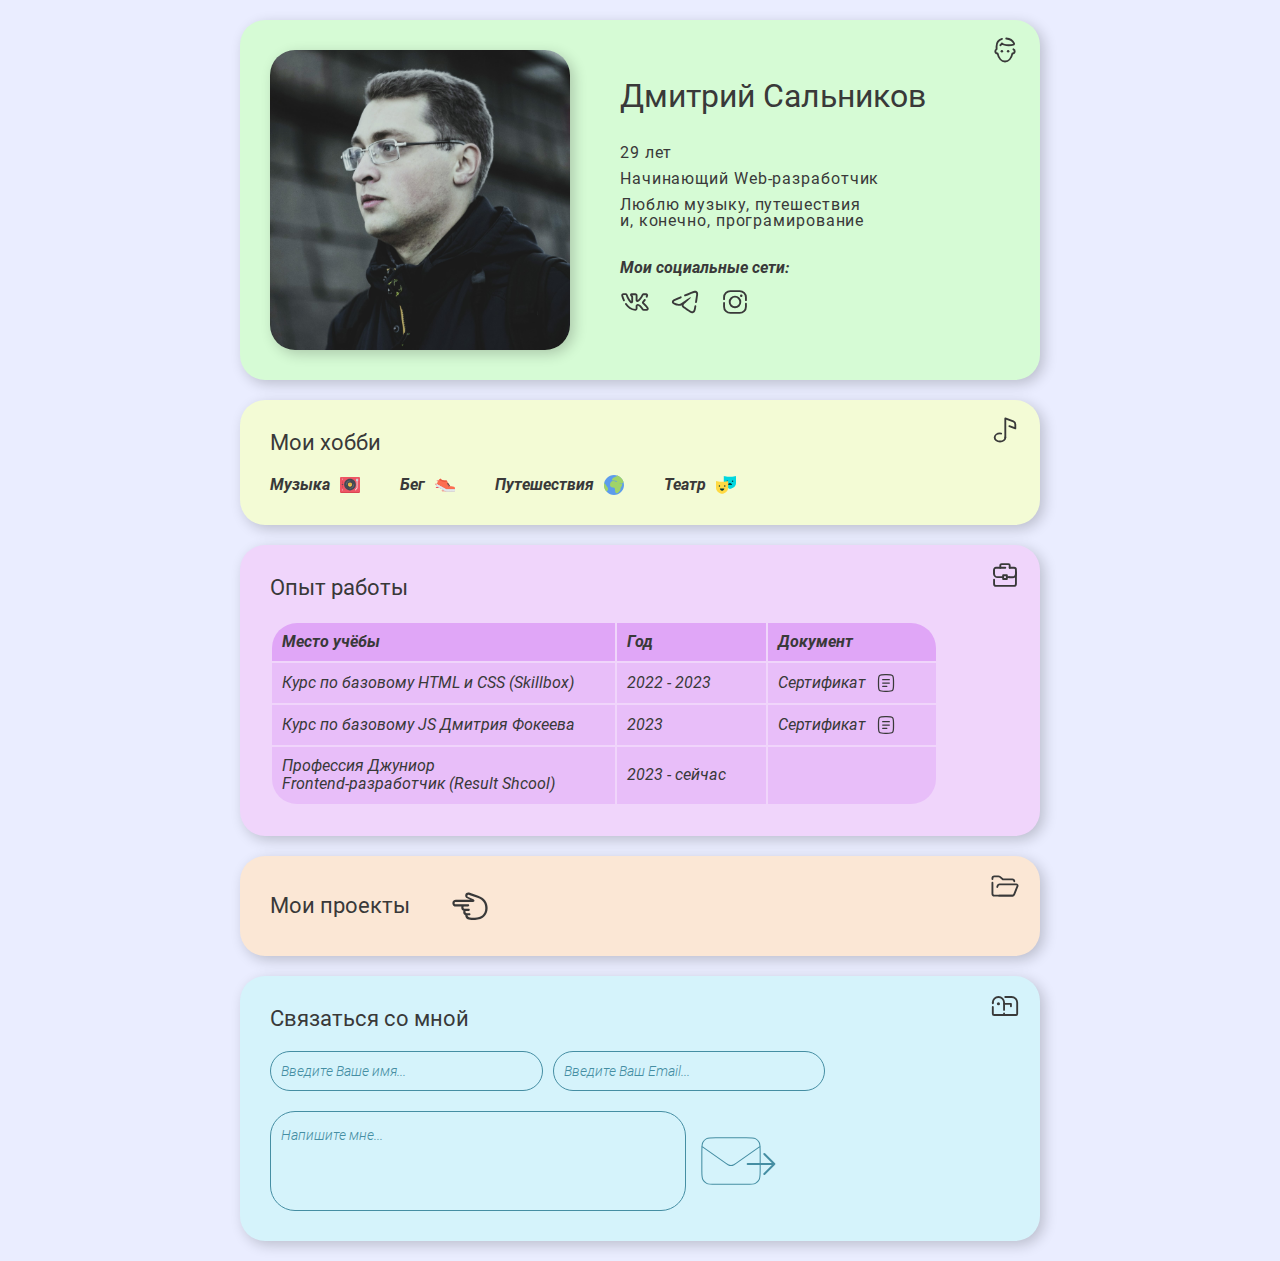
<file: index.html>
<!DOCTYPE html>
<html lang="ru">

<head>
    <meta charset="UTF-8">
    <meta name="viewport" content="width=device-width, initial-scale=1.0">
    <title>Моё портфолио</title>
    <meta name="keywords" content="resume, cv, Dmitrii Salnikov">
    <meta name="description" content="Это сайт - резюме Дмитрия Сальникова">
    <link rel="stylesheet" href="css/normalize.css">
    <link rel="stylesheet" href="css/style.css">
</head>

<body>

    <main>

        <!-- Общая информация -->
        <section class="about">
            <div class="container">
                <div class="card about__card">
                    <div class="card__icon card__icon--about"></div>
                    <div class="about__content">
                        <img class="about__avatar" src="img/1.jpg" alt="Здесь моё фото">
                        <div class="about__info">
                            <h1 class="about__title">Дмитрий Сальников</h1>
                            <ul class="about__list list-reset">
                                <li class="about__item">29 лет</li>
                                <li class="about__item">Начинающий Web-разработчик</li>
                                <li class="about__item">Люблю музыку, путешествия<br>и, конечно, програмирование
                                </li>
                            </ul>
                            <div class="about__social">
                                <h3 class="social__title">Мои социальные сети:</h3>
                                <ul class="social__list list-reset">
                                    <li class="social__item">
                                        <a class="social__link" href="https://vk.com/dmitrii_salnikov" target="_blank">
                                            <svg class="social__img" xmlns="http://www.w3.org/2000/svg" x="0px" y="0px"
                                                width="30" height="30" viewBox="0,0,256,256">
                                                <g transform="">
                                                    <g class="social__img--fill" fill="#393939" fill-rule="nonzero"
                                                        stroke="none" stroke-width="1" stroke-linecap="butt"
                                                        stroke-linejoin="miter" stroke-miterlimit="10"
                                                        stroke-dasharray="" stroke-dashoffset="0" font-family="none"
                                                        font-weight="none" font-size="none" text-anchor="none"
                                                        style="mix-blend-mode: normal">
                                                        <g transform="translate(0.13962,-5.25) scale(5.33333,5.33333)">
                                                            <path
                                                                d="M5.43555,10.95703c-2.24145,0 -3.94823,2.20405 -3.33008,4.37109c0.75214,2.63812 1.67394,5.25002 2.80664,7.72852c0.34464,0.75346 1.23482,1.08487 1.98828,0.74023c0.75346,-0.34464 1.08487,-1.23482 0.74023,-1.98828c-1.0573,-2.3135 -1.93253,-4.78485 -2.65039,-7.30273c-0.08585,-0.30096 0.09876,-0.54883 0.44531,-0.54883l3.44336,0.00977c0.21165,0.0005 0.36731,0.11471 0.42969,0.30469c0.98629,2.99924 3.57766,8.71377 6.86328,11.91406c0.85321,0.83123 2.10548,0.99973 3.07617,0.60547c0.97069,-0.39426 1.76172,-1.41601 1.76172,-2.61523c0,-0.00195 0,-0.00391 0,-0.00586l-0.02539,-6.73047c0,-0.98078 -0.32107,-1.93461 -0.91016,-2.7168l-0.00195,-0.00391l-0.53711,-0.7168l5.0293,0.00781c0.26257,0.00051 0.43555,0.17161 0.43555,0.42969v7.60352c0,2.43475 3.06637,3.83367 4.91016,2.24219c0.00065,0 0.0013,0 0.00195,0c1.69007,-1.45988 4.68076,-4.06542 7.60352,-10.05469c0.06778,-0.13872 0.0088,-0.23242 0.80273,-0.23242h3.47852c0.2025,0 0.26183,0.09645 0.18555,0.30273c-0.1735,0.46873 -0.40044,1.01294 -0.68164,1.60742c-0.25156,0.48738 -0.2171,1.07319 0.08988,1.52771c0.30698,0.45451 0.83754,0.70527 1.3836,0.65392c0.54606,-0.05135 1.02058,-0.39661 1.23745,-0.90038c0.3148,-0.66552 0.57666,-1.28439 0.78516,-1.84766c0.75572,-2.04371 -0.8025,-4.34375 -3,-4.34375h-3.47852c-1.51206,0 -2.92183,0.73674 -3.49805,1.91601c-2.70728,5.54763 -5.12035,7.58519 -6.82031,9.05274v-7.52734c0,-1.87793 -1.55821,-3.42618 -3.42969,-3.42969l-6.0918,-0.00977c-1.93989,-0.0024 -3.14276,2.39349 -1.98047,3.94727l1.17383,1.57031c0.00129,0.00261 0.0026,0.00521 0.00391,0.00781c0.20152,0.26649 0.30859,0.58581 0.30859,0.91406c0,0.00195 0,0.00391 0,0.00586l0.02344,6.27344c-2.4229,-2.55531 -5.05531,-7.96819 -5.84961,-10.38281v-0.00195c-0.46389,-1.41049 -1.79845,-2.36286 -3.27148,-2.36719h-0.00195l-3.44531,-0.00977c-0.0013,0 -0.0026,0 -0.00391,0zM39.73438,20.01563c-0.49443,0.00042 -0.9569,0.24444 -1.23633,0.65234c-0.80511,1.14057 -1.72767,2.29896 -2.75586,3.40625c-0.99206,1.06888 -0.95164,2.83494 0.16992,3.82813c1.75814,1.55509 5.59531,5.1232 7.04102,7.70898c0.13229,0.23651 0.03284,0.40059 -0.24219,0.40039h-4.875c-0.16775,0 -0.30566,-0.08187 -0.37891,-0.20898c-0.64968,-1.12945 -1.84111,-2.94482 -3.34766,-4.57031c-1.50655,-1.6255 -3.30001,-3.22461 -5.63867,-3.22461c-0.06626,0 -0.12052,0.00089 -0.16211,0.00195c-0.00195,0 -0.00391,0 -0.00586,0c-1.86132,0.05246 -3.28516,1.63202 -3.28516,3.4375v4.04688c0,0.311 -0.23981,0.53384 -0.51562,0.50586c-6.0845,-0.61846 -10.48317,-3.95121 -13.83008,-8.78711c-0.30069,-0.4512 -0.82145,-0.70503 -1.3621,-0.66391c-0.54065,0.04112 -1.01704,0.37078 -1.24603,0.86226c-0.229,0.49148 -0.17496,1.06828 0.14134,1.50868c3.69309,5.3361 8.95464,9.34892 15.99414,10.06445c2.05018,0.20802 3.81836,-1.46324 3.81836,-3.49023v-4.04687c0,-0.25252 0.17246,-0.43196 0.36914,-0.4375c0.03642,-0.00087 0.06553,-0.00195 0.08398,-0.00195c0.70734,0 2.1608,0.88617 3.4375,2.26367c1.2767,1.3775 2.4059,3.08279 2.94922,4.02734c0,0.00065 0,0.0013 0,0.00195c0.61476,1.06689 1.76026,1.71094 2.97852,1.71094h4.87305c2.42697,0.0018 4.05099,-2.7398 2.86328,-4.86328c-1.86269,-3.33161 -5.57494,-6.62426 -7.4375,-8.27148c1.04201,-1.14375 1.99571,-2.31863 2.81445,-3.47852c0.33223,-0.45656 0.37995,-1.06101 0.12348,-1.56405c-0.25647,-0.50304 -0.77368,-0.81946 -1.33833,-0.81877z">
                                                            </path>
                                                        </g>
                                                    </g>
                                                </g>
                                            </svg>
                                        </a>
                                    </li>
                                    <li class="social__item">
                                        <a href="https://t.me/Salnikov_Dmitrii" target="_blank">
                                            <svg class="social__img" xmlns="http://www.w3.org/2000/svg" x="0px" y="0px"
                                                width="30" height="30" viewBox="0,0,256,256">
                                                <g transform="">
                                                    <g class="social__img--fill" fill="#393939" fill-rule="nonzero"
                                                        stroke="none" stroke-width="1" stroke-linecap="butt"
                                                        stroke-linejoin="miter" stroke-miterlimit="10"
                                                        stroke-dasharray="" stroke-dashoffset="0" font-family="none"
                                                        font-weight="none" font-size="none" text-anchor="none"
                                                        style="mix-blend-mode: normal">
                                                        <g
                                                            transform="translate(5.31801,-5.32813) scale(5.33333,5.33333)">
                                                            <path
                                                                d="M39.17578,7.01563c-1.368,0 -3.01486,0.44161 -5.50586,1.47461l-0.30078,0.12305c-3.805,1.58 -7.47827,3.11803 -10.94727,4.58203c-0.556,0.235 -0.91016,0.77686 -0.91016,1.38086c0,1.073 1.09694,1.79786 2.08594,1.38086c5.659,-2.388 10.1727,-4.25836 11.2207,-4.69336c1.928,-0.801 3.36042,-1.24609 4.35742,-1.24609c1.687,0 2.12986,1.27548 1.63086,4.27148c-0.309,1.852 -0.93248,6.01927 -1.64648,10.57227c-0.143,0.91 0.56042,1.73633 1.48242,1.73633h0.00195c0.738,0 1.36842,-0.53953 1.48242,-1.26953c0.31,-1.976 0.60423,-3.88694 0.86523,-5.58594c0.331,-2.156 0.60239,-3.92394 0.77539,-4.96094c0.349,-2.095 0.50973,-4.46655 -0.94727,-6.18555c-0.612,-0.72 -1.73953,-1.58008 -3.64453,-1.58008zM16.37305,15.96289c-0.24281,-0.0253 -0.49664,0.00948 -0.74414,0.11523c-3.5,1.496 -6.67711,2.86927 -9.41211,4.07227c-1.074,0.473 -4.33989,1.91002 -4.21289,4.91602c0.054,1.297 0.76747,3.066 3.85547,4.125l0.22852,0.07813c0.862,0.297 2.65609,0.91631 4.49609,1.44531c1.12,0.322 2.1328,0.47656 3.0918,0.47656c1.664,0 2.95294,-0.47434 3.96094,-1.02734c-0.005,0.168 -0.00128,0.33781 0.01172,0.50781c0.182,2.312 1.96911,3.57989 3.03711,4.33789l0.15039,0.10547c1.577,1.128 8.71348,5.842 9.52148,6.375c1.521,1.004 2.89422,1.49219 4.19922,1.49219c2.052,0 4.70188,-1.09636 5.67188,-6.31836c0.257,-1.384 0.52688,-2.9213 0.79688,-4.5293c0.154,-0.915 -0.55052,-1.75195 -1.47852,-1.75195c-0.732,0 -1.35947,0.528 -1.48047,1.25c-0.268,1.596 -0.53311,3.12037 -0.78711,4.48438c-0.502,2.702 -1.40761,3.86719 -2.72461,3.86719c-0.724,0 -1.57092,-0.35114 -2.54492,-0.99414c-1.32,-0.872 -7.98464,-5.27945 -9.43164,-6.31445c-1.32,-0.943 -3.14142,-2.0785 -0.85742,-4.3125c0.813,-0.796 6.14102,-5.8828 10.29102,-9.8418c0.443,-0.423 0.07208,-1.06836 -0.41992,-1.06836c-0.112,0 -0.23166,0.03433 -0.34766,0.11133c-5.594,3.71 -13.35089,8.86025 -14.33789,9.53125c-0.987,0.67 -1.94847,1.09961 -3.23047,1.09961c-0.655,0 -1.39467,-0.11328 -2.26367,-0.36328c-1.943,-0.558 -3.84108,-1.22256 -4.58008,-1.47656c-2.845,-0.976 -2.16925,-2.24103 0.59375,-3.45703c2.995,-1.317 6.22667,-2.7105 9.38867,-4.0625c0.552,-0.236 0.9082,-0.77791 0.9082,-1.37891v-0.00195c0,-0.807 -0.62117,-1.4163 -1.34961,-1.49219z">
                                                            </path>
                                                        </g>
                                                    </g>
                                                </g>
                                            </svg>
                                        </a>
                                    </li>
                                    <li class="social__item">
                                        <a href="https://instagram.com/dm_salnikov?igshid=OGQ5ZDc2ODk2ZA=="
                                            target="_blank">
                                            <svg class="social__img" xmlns="http://www.w3.org/2000/svg" x="0px" y="0px"
                                                width="30" height="30" viewBox="0,0,256,256">
                                                <g transform="">
                                                    <g fill="none" fill-rule="nonzero" stroke="none" stroke-width="none"
                                                        stroke-linecap="none" stroke-linejoin="none"
                                                        stroke-miterlimit="10" stroke-dasharray="" stroke-dashoffset="0"
                                                        font-family="none" font-weight="none" font-size="none"
                                                        text-anchor="none" style="mix-blend-mode: normal">
                                                        <g transform="scale(5.33333,5.33333)">
                                                            <path class="social__img--stroke"
                                                                d="M41.5,21.1v-4.6c0,-5.5 -4.5,-10 -10,-10h-15c-5.5,0 -10,4.5 -10,10v3"
                                                                fill="none" stroke="#393939" stroke-width="3"
                                                                stroke-linecap="round" stroke-linejoin="round"></path>
                                                            <path class="social__img--stroke"
                                                                d="M6.5,25.6v5.9c0,5.5 4.5,10 10,10h15c5.5,0 10,-4.5 10,-10v-4.6"
                                                                fill="none" stroke="#393939" stroke-width="3"
                                                                stroke-linecap="round" stroke-linejoin="round"></path>
                                                            <path class="social__img--stroke"
                                                                d="M24,15.5c-4.7,0 -8.5,3.8 -8.5,8.5c0,4.7 3.8,8.5 8.5,8.5c4.7,0 8.5,-3.8 8.5,-8.5c0,-4.7 -3.8,-8.5 -8.5,-8.5z"
                                                                fill="none" stroke="#393939" stroke-width="3"
                                                                stroke-linecap="butt" stroke-linejoin="miter"></path>
                                                            <path class="social__img--fill"
                                                                d="M34,12c-1.1,0 -2,0.9 -2,2c0,1.1 0.9,2 2,2c1.1,0 2,-0.9 2,-2c0,-1.1 -0.9,-2 -2,-2z"
                                                                fill="#393939" stroke="none" stroke-width="1"
                                                                stroke-linecap="butt" stroke-linejoin="miter"></path>
                                                        </g>
                                                    </g>
                                                </g>
                                            </svg>
                                        </a>
                                    </li>
                                </ul>
                            </div>
                        </div>
                    </div>
                </div>
            </div>
        </section>

        <!-- Хобби -->
        <section class="hobbies">
            <div class="container">
                <div class="hobbies__card card">
                    <div class="card__icon card__icon--hobbies"></div>
                    <h2 class="hobbies__title section__title">Мои хобби</h2>
                    <ul class="hobbies__list list-reset">
                        <li class="hobbies__item">Музыка
                            <svg class="hobbies__icon" version="1.1" id="Layer_1" xmlns="http://www.w3.org/2000/svg"
                                xmlns:xlink="http://www.w3.org/1999/xlink" viewBox="0 0 511.997 511.997"
                                xml:space="preserve" fill="#000000">
                                <g id="SVGRepo_bgCarrier" stroke-width="0"></g>
                                <g id="SVGRepo_tracerCarrier" stroke-linecap="round" stroke-linejoin="round"></g>
                                <g id="SVGRepo_iconCarrier">
                                    <path style="fill:#DA4453;"
                                        d="M511.997,437.326c0,11.781-9.562,21.344-21.344,21.344H21.328C9.547,458.669,0,449.107,0,437.326V96 c0-11.781,9.546-21.328,21.328-21.328h469.325c11.781,0,21.344,9.547,21.344,21.328L511.997,437.326L511.997,437.326z">
                                    </path>
                                    <path style="fill:#ED5564;"
                                        d="M511.997,416.014c0,11.781-9.562,21.312-21.344,21.312H21.328C9.547,437.326,0,427.795,0,416.014 V74.672c0-11.781,9.546-21.344,21.328-21.344h469.325c11.781,0,21.344,9.562,21.344,21.344L511.997,416.014L511.997,416.014z">
                                    </path>
                                    <path style="fill:#DA4453;"
                                        d="M63.992,159.999c-5.891,0-10.664,4.781-10.664,10.672v149.343c0,5.875,4.773,10.656,10.664,10.656 c5.891,0,10.672-4.781,10.672-10.656V170.671C74.664,164.781,69.883,159.999,63.992,159.999z">
                                    </path>
                                    <g>
                                        <path style="fill:#E6E9ED;"
                                            d="M74.664,106.672c0,5.891-4.781,10.656-10.672,10.656c-5.891,0-10.664-4.766-10.664-10.656 S58.101,96,63.992,96C69.883,96,74.664,100.781,74.664,106.672z">
                                        </path>
                                        <path style="fill:#E6E9ED;"
                                            d="M74.664,384.014c0,5.875-4.781,10.656-10.672,10.656c-5.891,0-10.664-4.781-10.664-10.656 c0-5.906,4.773-10.688,10.664-10.688C69.883,373.327,74.664,378.108,74.664,384.014z">
                                        </path>
                                        <path style="fill:#E6E9ED;"
                                            d="M447.997,123.734h-21.344v203.187l-40.312,50.406v0.016c-1.469,1.828-2.344,4.141-2.344,6.672 c0,5.875,4.781,10.656,10.656,10.656c3.375,0,6.375-1.562,8.328-4h0.016l42.656-53.344l0,0c1.469-1.812,2.344-4.125,2.344-6.656 V123.734z">
                                        </path>
                                        <path style="fill:#E6E9ED;"
                                            d="M437.325,149.328c-11.766,0-21.328-9.562-21.328-21.328s9.562-21.328,21.328-21.328 s21.328,9.562,21.328,21.328S449.091,149.328,437.325,149.328z">
                                        </path>
                                    </g>
                                    <path style="fill:#CCD1D9;"
                                        d="M437.325,96c-17.672,0-32,14.328-32,32s14.328,32,32,32s32-14.328,32-32S454.997,96,437.325,96z M437.325,138.672c-5.891,0-10.672-4.797-10.672-10.672c0-5.875,4.781-10.672,10.672-10.672s10.672,4.797,10.672,10.672 C447.997,133.875,443.216,138.672,437.325,138.672z">
                                    </path>
                                    <path style="fill:#434A54;"
                                        d="M405.325,245.327c0,82.484-66.857,149.344-149.334,149.344c-82.468,0-149.328-66.859-149.328-149.344 C106.663,162.859,173.522,96,255.991,96C338.468,96,405.325,162.859,405.325,245.327z">
                                    </path>
                                    <g>
                                        <path style="fill:#656D78;"
                                            d="M266.663,149.328c0-5.891-4.773-10.656-10.672-10.656c-58.906,0-106.664,47.75-106.664,106.655l0,0 c0,5.891,4.773,10.672,10.664,10.672s10.672-4.781,10.672-10.672l0,0c0-22.781,8.875-44.219,24.992-60.328 c16.117-16.125,37.547-25,60.336-25C261.89,159.999,266.663,155.219,266.663,149.328z">
                                        </path>
                                        <path style="fill:#656D78;"
                                            d="M351.997,234.671c-5.904,0-10.67,4.766-10.67,10.656l0,0c0,22.797-8.875,44.234-24.984,60.344 c-16.125,16.125-37.562,25-60.352,25c-5.891,0-10.664,4.781-10.664,10.656c0,5.906,4.773,10.688,10.664,10.688 c58.914,0,106.662-47.766,106.662-106.688C362.653,239.437,357.888,234.671,351.997,234.671z">
                                        </path>
                                    </g>
                                    <path style="fill:#FFCE54;"
                                        d="M255.991,288.014c-23.523,0-42.664-19.156-42.664-42.688c0-23.516,19.141-42.656,42.664-42.656 c23.539,0,42.664,19.141,42.664,42.656C298.655,268.858,279.53,288.014,255.991,288.014z">
                                    </path>
                                    <path style="fill:#F6BB42;"
                                        d="M255.991,191.999c-29.453,0-53.328,23.875-53.328,53.328s23.875,53.344,53.328,53.344 c29.461,0,53.336-23.891,53.336-53.344S285.452,191.999,255.991,191.999z M255.991,277.342c-17.641,0-32-14.359-32-32.016 c0-17.641,14.359-32,32-32c17.648,0,32.008,14.359,32.008,32C287.999,262.983,273.64,277.342,255.991,277.342z">
                                    </path>
                                    <g>
                                        <path style="fill:#434A54;"
                                            d="M266.663,245.327c0,5.891-4.773,10.672-10.672,10.672c-5.891,0-10.664-4.781-10.664-10.672 s4.773-10.656,10.664-10.656C261.89,234.671,266.663,239.437,266.663,245.327z">
                                        </path>
                                        <path style="fill:#434A54;"
                                            d="M74.664,234.671H53.328c-5.891,0-10.664,4.766-10.664,10.656s4.773,10.672,10.664,10.672h21.336 c5.891,0,10.664-4.781,10.664-10.672S80.555,234.671,74.664,234.671z">
                                        </path>
                                    </g>
                                </g>
                            </svg>
                        </li>
                        <li class="hobbies__item">Бег
                            <svg class="hobbies__icon" version="1.1" id="Layer_1" xmlns="http://www.w3.org/2000/svg"
                                xmlns:xlink="http://www.w3.org/1999/xlink" viewBox="0 0 511.987 511.987"
                                xml:space="preserve" fill="#000000">
                                <g id="SVGRepo_bgCarrier" stroke-width="0"></g>
                                <g id="SVGRepo_tracerCarrier" stroke-linecap="round" stroke-linejoin="round"></g>
                                <g id="SVGRepo_iconCarrier">
                                    <g>
                                        <path style="fill:#ED5564;"
                                            d="M281.806,416.01H181.332c-5.891,0-10.671-4.781-10.671-10.672s4.781-10.656,10.671-10.656h100.474 c5.875,0,10.656,4.766,10.656,10.656S287.681,416.01,281.806,416.01z">
                                        </path>
                                        <path style="fill:#ED5564;"
                                            d="M129.481,330.683H31.999c-5.891,0-10.671-4.781-10.671-10.672s4.781-10.672,10.671-10.672h97.482 c5.898,0,10.672,4.781,10.672,10.672S135.38,330.683,129.481,330.683z">
                                        </path>
                                        <path style="fill:#ED5564;"
                                            d="M60.147,245.342H10.664C4.773,245.342,0,240.569,0,234.678s4.773-10.672,10.664-10.672h49.483 c5.89,0,10.664,4.781,10.664,10.672S66.037,245.342,60.147,245.342z">
                                        </path>
                                        <path style="fill:#ED5564;"
                                            d="M96.209,160.008H53.327c-5.891,0-10.664-4.773-10.664-10.664s4.773-10.671,10.664-10.671h42.882 c5.891,0,10.664,4.781,10.664,10.671S102.099,160.008,96.209,160.008z">
                                        </path>
                                    </g>
                                    <path style="fill:#FC6E51;"
                                        d="M504.363,313.793c-6.531-11.343-22.577-18.483-50.468-22.499 c-19.594-2.828-40.624-3.422-54.811-3.422c-1.891,0-3.562,0.016-5.016,0.031L296.836,143.39c-2.375-3.546-6.656-5.328-10.844-4.523 c-14.391,2.766-28.266,4.164-41.241,4.164c-29.617,0-54.92-7.039-75.217-20.921c-14.742-10.086-21.359-20.344-21.734-20.938 c-2.953-5.046-9.359-6.664-14.438-3.75c-0.844,0.477-20.781,12.085-41.835,40.194c-12.179,16.257-22.351,34.835-30.233,55.209 c-9.773,25.272-16.031,53.405-18.593,83.623c-0.352,4.156,1.765,8.156,5.414,10.203l228.471,127.997 c1.594,0.891,3.375,1.359,5.219,1.359h213.323c4.984,0,9.312-3.453,10.406-8.328C507.051,400.916,519.956,340.808,504.363,313.793z">
                                    </path>
                                    <g>
                                        <g>
                                            <path id="SVGCleanerId_0" style="fill:#CCD1D9;"
                                                d="M505.535,407.682c0.703-3.078,3.75-17.266,5.391-34.343H330.664h-37.421 L48.007,238.873c-2.43,12.102-4.211,24.641-5.304,37.577c-0.352,4.156,1.765,8.156,5.414,10.203L276.588,414.65 c1.594,0.891,3.375,1.359,5.219,1.359H495.13C500.113,416.01,504.441,412.556,505.535,407.682z">
                                            </path>
                                        </g>
                                        <g>
                                            <path id="SVGCleanerId_0_1_" style="fill:#CCD1D9;"
                                                d="M505.535,407.682c0.703-3.078,3.75-17.266,5.391-34.343H330.664h-37.421 L48.007,238.873c-2.43,12.102-4.211,24.641-5.304,37.577c-0.352,4.156,1.765,8.156,5.414,10.203L276.588,414.65 c1.594,0.891,3.375,1.359,5.219,1.359H495.13C500.113,416.01,504.441,412.556,505.535,407.682z">
                                            </path>
                                        </g>
                                        <g>
                                            <path id="SVGCleanerId_0_2_" style="fill:#CCD1D9;"
                                                d="M505.535,407.682c0.703-3.078,3.75-17.266,5.391-34.343H330.664h-37.421 L48.007,238.873c-2.43,12.102-4.211,24.641-5.304,37.577c-0.352,4.156,1.765,8.156,5.414,10.203L276.588,414.65 c1.594,0.891,3.375,1.359,5.219,1.359H495.13C500.113,416.01,504.441,412.556,505.535,407.682z">
                                            </path>
                                        </g>
                                        <g>
                                            <path id="SVGCleanerId_0_3_" style="fill:#CCD1D9;"
                                                d="M505.535,407.682c0.703-3.078,3.75-17.266,5.391-34.343H330.664h-37.421 L48.007,238.873c-2.43,12.102-4.211,24.641-5.304,37.577c-0.352,4.156,1.765,8.156,5.414,10.203L276.588,414.65 c1.594,0.891,3.375,1.359,5.219,1.359H495.13C500.113,416.01,504.441,412.556,505.535,407.682z">
                                            </path>
                                        </g>
                                    </g>
                                    <g>
                                        <path id="SVGCleanerId_0_4_" style="fill:#E6E9ED;"
                                            d="M505.535,407.682c0.703-3.078,3.75-17.266,5.391-34.343H330.664h-37.421 L48.007,238.873c-2.43,12.102-4.211,24.641-5.304,37.577c-0.352,4.156,1.765,8.156,5.414,10.203L276.588,414.65 c1.594,0.891,3.375,1.359,5.219,1.359H495.13C500.113,416.01,504.441,412.556,505.535,407.682z">
                                        </path>
                                    </g>
                                    <path style="fill:#E9573F;"
                                        d="M296.837,143.39c-2.375-3.546-6.656-5.328-10.844-4.523c-14.391,2.766-28.266,4.164-41.241,4.164 c-29.617,0-54.92-7.039-75.217-20.921c-14.742-10.086-21.359-20.344-21.734-20.938c-2.953-5.046-9.359-6.664-14.438-3.75 c-0.602,0.344-10.96,6.367-24.5,20.039c0.062,0.094,60.296,84.482,205.41,51.827L296.837,143.39z">
                                    </path>
                                    <g>
                                        <path style="fill:#434A54;"
                                            d="M317.524,236.342c1.656,0,3.312-0.383,4.874-1.18l24.14-12.43c0.938-0.477,1.766-1.086,2.484-1.781 l-11.718-17.421c-0.172,0.078-0.344,0.148-0.531,0.234l-24.14,12.43c-5.234,2.694-7.297,9.124-4.609,14.358 C309.931,234.232,313.649,236.342,317.524,236.342z">
                                        </path>
                                        <path style="fill:#434A54;"
                                            d="M336.086,264.615c1.656,0,3.312-0.375,4.875-1.18l24.14-12.43c1.062-0.539,1.984-1.242,2.766-2.055 l-11.656-17.312c-0.281,0.125-0.578,0.25-0.875,0.398l-24.14,12.43c-5.234,2.695-7.297,9.125-4.609,14.367 C328.492,262.506,332.211,264.615,336.086,264.615z">
                                        </path>
                                        <path style="fill:#434A54;"
                                            d="M354.647,291.981c1.641,0,3.312-0.375,4.875-1.188l24.125-12.422 c1.031-0.516,1.922-1.188,2.688-1.953l-11.672-17.366c-0.266,0.109-0.516,0.219-0.766,0.352l-24.141,12.421 c-5.234,2.703-7.296,9.141-4.609,14.375C347.054,289.872,350.772,291.981,354.647,291.981z">
                                        </path>
                                    </g>
                                    <g>
                                        <path style="fill:#CCD1D9;"
                                            d="M447.989,416.01h21.344c0-5.891-4.781-10.672-10.672-10.672S447.989,410.119,447.989,416.01z">
                                        </path>
                                        <path style="fill:#CCD1D9;"
                                            d="M405.335,416.01h21.327c0-5.891-4.781-10.672-10.672-10.672S405.335,410.119,405.335,416.01z">
                                        </path>
                                        <path style="fill:#CCD1D9;"
                                            d="M362.663,416.01h21.328c0-5.891-4.781-10.672-10.656-10.672 C367.429,405.338,362.663,410.119,362.663,416.01z">
                                        </path>
                                        <path style="fill:#CCD1D9;"
                                            d="M341.336,416.01c0-5.891-4.781-10.672-10.672-10.672s-10.671,4.781-10.671,10.672H341.336z">
                                        </path>
                                        <path style="fill:#CCD1D9;"
                                            d="M281.806,416.01h16.859c-0.016-5.891-4.781-10.672-10.672-10.672 c-5.562,0-10.125,4.266-10.625,9.703C278.759,415.682,280.274,416.01,281.806,416.01z">
                                        </path>
                                        <path style="fill:#CCD1D9;"
                                            d="M116.661,308.308c-5.125-2.891-11.632-1.078-14.531,4.047l-1.945,3.469l18.609,10.422l1.922-3.406 C123.607,317.715,121.794,311.215,116.661,308.308z">
                                        </path>
                                        <path style="fill:#CCD1D9;"
                                            d="M81.006,288.2c-5.133-2.891-11.633-1.078-14.531,4.047l-2.008,3.562l18.609,10.421l1.977-3.499 C87.951,297.606,86.139,291.091,81.006,288.2z">
                                        </path>
                                        <path style="fill:#CCD1D9;"
                                            d="M259.29,388.76c-5.131-2.891-11.639-1.078-14.53,4.047l-1.719,3.047l18.608,10.438l1.688-3 C266.235,398.166,264.423,391.65,259.29,388.76z">
                                        </path>
                                        <path style="fill:#CCD1D9;"
                                            d="M223.636,368.651c-5.133-2.891-11.64-1.078-14.531,4.047l-1.781,3.156l18.617,10.421l1.742-3.093 C230.581,378.057,228.761,371.542,223.636,368.651z">
                                        </path>
                                        <path style="fill:#CCD1D9;"
                                            d="M187.98,348.543c-5.133-2.891-11.641-1.078-14.531,4.047l-1.836,3.25l18.609,10.421l1.805-3.188 C194.917,357.933,193.105,351.433,187.98,348.543z">
                                        </path>
                                        <path style="fill:#CCD1D9;"
                                            d="M151.856,328.183c-5.218-2.734-11.664-0.703-14.39,4.516l-1.617,3.109l18.617,10.422l1.914-3.656 C159.106,337.34,157.082,330.902,151.856,328.183z">
                                        </path>
                                    </g>
                                </g>
                            </svg>
                        </li>
                        <li class="hobbies__item">Путешествия
                            <svg class="hobbies__icon" version="1.1" id="Layer_1" xmlns="http://www.w3.org/2000/svg"
                                xmlns:xlink="http://www.w3.org/1999/xlink" viewBox="0 0 512.008 512.008"
                                xml:space="preserve" fill="#000000">
                                <g id="SVGRepo_bgCarrier" stroke-width="0"></g>
                                <g id="SVGRepo_tracerCarrier" stroke-linecap="round" stroke-linejoin="round"></g>
                                <g id="SVGRepo_iconCarrier">
                                    <path style="fill:#5D9CEC;"
                                        d="M512.004,256.004c0,141.377-114.61,256.004-255.996,256.004 c-141.385,0-256.004-114.627-256.004-256.004C0.004,114.619,114.623,0,256.008,0C397.394,0,512.004,114.619,512.004,256.004z">
                                    </path>
                                    <g>
                                        <path style="fill:#A0D468;"
                                            d="M499.457,176.605c-12.016-36.845-32.703-71.087-59.86-99.025 c-27.125-27.891-60.72-49.54-97.142-62.61l-10.641-3.82l-3.188,10.859c-1.469,4.954-2.578,8.532-3.345,10.688 c-9.5,4.453-19.656,8.469-29.484,12.375c-31.358,12.421-63.773,25.273-86.133,54.742c-9.728,12.813-10.853,26.196-2.93,34.915 c4.148,4.57,10.188,6.891,17.953,6.891c5.062,0,10.344-0.953,15-1.789c3.281-0.594,6.672-1.203,8.664-1.203 c0.148,0,0.281,0.008,0.414,0.016c11.461,0.82,32.813,4.875,51.938,9.859c21.016,5.469,32.157,10.094,36.907,12.79 c-3.188,3.797-11.734,9.665-23.173,9.665c-5.594,0-11.031-1.445-16.188-4.29c-7.891-4.352-27.641-8.484-54.86-13.344l-2.641-0.477 c-1.141-0.203-2.445-0.305-3.977-0.305c-11.438,0-38.415,5.539-58.61,26.516c-17.664,18.336-26.023,43.61-24.844,75.11 c0.727,19.367,7.297,35.805,19.008,47.523c11.883,11.907,28.438,18.298,47.868,18.532c2.312,0.016,4.633,0.016,6.938,0.016h1.547 c11.227,0,22.828,0,31.406,3.234c5.493,2.062,12.259,6.125,15.915,19.313c3.781,13.719,4.875,27.75,6,42.609 c1.062,13.984,2.188,28.453,5.75,42.828c7.062,28.47,21.609,35.579,32.562,36.533c1.562,0.125,3.125,0.188,4.656,0.188l0,0 c24.376,0,40.563-16.407,53.798-31.798c3.156-3.673,6.609-7.22,10.266-10.97c8.063-8.266,16.407-16.812,22.345-27.672 c6.859-12.5,9.312-25.625,11.719-38.297c2.25-12.031,4.406-23.392,10.125-33.329c0.781-1.344,1.688-2.875,2.688-4.609 c29.048-49.806,36.032-68.243,29.892-78.938c-2.766-4.797-7.828-7.391-13.735-6.938c-2.812,0.219-5.594,0.328-8.25,0.328 c-17.5,0-31.969-4.813-39.703-13.204c-2.188-2.375-3.234-4.422-3.703-5.782c0.266-0.016,0.562-0.023,0.906-0.023 c5.125,0,13,2.102,20.609,4.141c9.203,2.469,18.734,5.016,27.109,5.016c13.642,0,22.517-7.086,24.47-19.493 c1.938-3.516,11.031-12.086,17.188-12.891l12.75-1.664L499.457,176.605z">
                                        </path>
                                        <path style="fill:#A0D468;"
                                            d="M82.154,305.88c-8.017-11.657-17.196-22.938-25.438-34.415c-7.68-10.703-37.656-59.376-51.548-66.86 c-3.383,16.609-5.164,33.797-5.164,51.399c0,62.313,22.267,119.408,59.267,163.814c0.031,0.031,0.086,0.047,0.164,0.047 c2.242,0,23.095-15.5,24.985-17.109c8.211-6.969,15.086-15.484,18.164-25.969C109.764,352.381,95.654,325.505,82.154,305.88z">
                                        </path>
                                    </g>
                                </g>
                            </svg>
                        </li>
                        <li class="hobbies__item">Театр
                            <svg class="hobbies__icon" height="200px" width="200px" version="1.1" id="Layer_1"
                                xmlns="http://www.w3.org/2000/svg" xmlns:xlink="http://www.w3.org/1999/xlink"
                                viewBox="0 0 512 512" xml:space="preserve" fill="#000000">
                                <g id="SVGRepo_bgCarrier" stroke-width="0"></g>
                                <g id="SVGRepo_tracerCarrier" stroke-linecap="round" stroke-linejoin="round"></g>
                                <g id="SVGRepo_iconCarrier">
                                    <path style="fill:#00D7DF;"
                                        d="M511.976,28.506l-23.229,5.743c-0.483,0.12-49.237,11.935-132.847,11.935 S223.538,34.369,223.078,34.255l-23.273-5.819v173.845c0,52.946,26.931,96.848,77.885,126.956 c36.802,21.746,73.325,28.56,74.861,28.839l3.352,0.609l3.352-0.609c1.536-0.28,38.06-7.093,74.861-28.839 C485.069,299.128,512,255.227,512,202.28V52.426L511.976,28.506z">
                                    </path>
                                    <g>
                                        <circle style="fill:#003638;" cx="287.22" cy="158.57" r="18.732"></circle>
                                        <circle style="fill:#003638;" cx="424.585" cy="158.57" r="18.732"></circle>
                                        <path style="fill:#003638;"
                                            d="M355.902,202.28c-30.986,0-56.195,25.209-56.195,56.195h112.39 C412.098,227.489,386.888,202.28,355.902,202.28z">
                                        </path>
                                    </g>
                                    <path style="fill:#FFDA44;"
                                        d="M312.171,153.384l-23.229,5.743c-0.483,0.12-49.237,11.935-132.847,11.935 S23.733,159.247,23.274,159.133L0,153.314v173.845c0,52.946,26.931,96.848,77.885,126.956c36.802,21.746,73.325,28.56,74.861,28.839 l3.352,0.609l3.352-0.609c1.536-0.28,38.06-7.093,74.861-28.839c50.954-30.109,77.885-74.01,77.885-126.957V177.304L312.171,153.384 z">
                                    </path>
                                    <g>
                                        <circle style="fill:#003638;" cx="87.415" cy="283.448" r="18.732"></circle>
                                        <circle style="fill:#003638;" cx="224.78" cy="283.448" r="18.732"></circle>
                                        <path style="fill:#003638;"
                                            d="M156.098,402.085c30.986,0,56.195-25.209,56.195-56.195H99.902 C99.902,376.877,125.112,402.085,156.098,402.085z">
                                        </path>
                                    </g>
                                </g>
                            </svg>
                        </li>
                    </ul>
                </div>
            </div>
        </section>

        <!-- Опыт работы -->
        <section class="experience">
            <div class="container">
                <div class="experience__card card">
                    <div class="card__icon card__icon--experience"></div>
                    <h2 class="experience__title section__title">Опыт работы</h2>
                    <table class="experience__table">
                        <thead>
                            <tr class="experience__table-head-row">
                                <th class="experience__table-head experience__table-head--left">Место учёбы</th>
                                <th class="experience__table-head">Год</th>
                                <th class="experience__table-head  experience__table-head--right">Документ</th>
                            </tr>
                        </thead>
                        <tbody>
                            <tr class="experience__table-main-row">
                                <td class="experience__table-row">
                                    Курс по базовому
                                    HTML и CSS
                                    (Skillbox)</td>
                                <td class="experience__table-row">2022 - 2023</td>
                                <td class="experience__table-row experience__table-row--document">
                                    <a class="experience__link" href="https://disk.yandex.ru/i/ASoXXcMrsskDsA"
                                        target="_black">
                                        Сертификат
                                        <svg class="experience__link--icon" viewBox="0 0 24 24" fill="none"
                                            xmlns="http://www.w3.org/2000/svg">
                                            <g id="SVGRepo_bgCarrier" stroke-width="0"></g>
                                            <g id="SVGRepo_tracerCarrier" stroke-linecap="round"
                                                stroke-linejoin="round"></g>
                                            <g id="SVGRepo_iconCarrier">
                                                <path
                                                    d="M3 10C3 6.22876 3 4.34315 4.17157 3.17157C5.34315 2 7.22876 2 11 2H13C16.7712 2 18.6569 2 19.8284 3.17157C21 4.34315 21 6.22876 21 10V14C21 17.7712 21 19.6569 19.8284 20.8284C18.6569 22 16.7712 22 13 22H11C7.22876 22 5.34315 22 4.17157 20.8284C3 19.6569 3 17.7712 3 14V10Z"
                                                    stroke="#393939" stroke-width="1.5"></path>
                                                <path d="M8 12H16" stroke="#393939" stroke-width="1.5"
                                                    stroke-linecap="round"></path>
                                                <path d="M8 8H16" stroke="#393939" stroke-width="1.5"
                                                    stroke-linecap="round"></path>
                                                <path d="M8 16H13" stroke="#393939" stroke-width="1.5"
                                                    stroke-linecap="round"></path>
                                            </g>
                                        </svg>
                                    </a>
                                </td>
                            </tr>
                            <tr class="experience__table-main-row">
                                <td class="experience__table-row">Курс по
                                    базовому JS Дмитрия
                                    Фокеева</td>
                                <td class="experience__table-row">2023</td>
                                <td class="experience__table-row experience__table-row--document">
                                    <a class="experience__link" href="https://disk.yandex.ru/i/y_tfC5Y7lubjhg"
                                        target="_black">
                                        Сертификат
                                        <svg class="experience__link--icon" viewBox="0 0 24 24" fill="none"
                                            xmlns="http://www.w3.org/2000/svg">
                                            <g id="SVGRepo_bgCarrier" stroke-width="0"></g>
                                            <g id="SVGRepo_tracerCarrier" stroke-linecap="round"
                                                stroke-linejoin="round"></g>
                                            <g id="SVGRepo_iconCarrier">
                                                <path
                                                    d="M3 10C3 6.22876 3 4.34315 4.17157 3.17157C5.34315 2 7.22876 2 11 2H13C16.7712 2 18.6569 2 19.8284 3.17157C21 4.34315 21 6.22876 21 10V14C21 17.7712 21 19.6569 19.8284 20.8284C18.6569 22 16.7712 22 13 22H11C7.22876 22 5.34315 22 4.17157 20.8284C3 19.6569 3 17.7712 3 14V10Z"
                                                    stroke="#393939" stroke-width="1.5"></path>
                                                <path d="M8 12H16" stroke="#393939" stroke-width="1.5"
                                                    stroke-linecap="round"></path>
                                                <path d="M8 8H16" stroke="#393939" stroke-width="1.5"
                                                    stroke-linecap="round"></path>
                                                <path d="M8 16H13" stroke="#393939" stroke-width="1.5"
                                                    stroke-linecap="round"></path>
                                            </g>
                                        </svg>
                                    </a>
                                </td>
                            </tr>
                            <tr class="experience__table-main-row">
                                <td class="experience__table-row experience__table-row--left">
                                    Профессия Джуниор<br>Frontend-разработчик (Result Shcool)
                                </td>
                                <td class="experience__table-row">2023 - сейчас</td>
                                <td class="experience__table-row experience__table-row--right"></td>
                            </tr>
                        </tbody>
                    </table>
                </div>
            </div>
        </section>

        <!-- Проекты -->
        <section class="projects">
            <div class="container">
                <div class="projects__card card">
                    <div class="card__icon card__icon--projects"></div>
                    <a class="projects__link" href="projects.html" target="_blank">
                        <h2 class="projects__title section__title">Мои проекты</h2>
                        <svg class="projects__arrow" fill="#393939" viewBox="0 0 56 56"
                            xmlns="http://www.w3.org/2000/svg" stroke="#393939" stroke-width="0.05600000000000001">
                            <g id="SVGRepo_bgCarrier" stroke-width="0"></g>
                            <g id="SVGRepo_tracerCarrier" stroke-linecap="round" stroke-linejoin="round"></g>
                            <g id="SVGRepo_iconCarrier">
                                <path
                                    d="M 52.6562 30.8945 C 52.6562 22.6211 48.2032 16.8320 39.4141 13.7148 L 27.8126 9.5898 C 24.8595 8.5586 22.4688 9.4727 21.5548 11.9336 C 20.7579 14.1367 21.6954 16.2461 24.1329 17.2774 L 27.8829 18.8476 C 27.9766 18.8711 28.0470 18.9414 28.0470 19.0352 C 28.0470 19.1523 27.9532 19.2227 27.8360 19.2227 L 8.2657 19.2227 C 5.3126 19.2227 3.3438 21.1914 3.3438 23.9805 C 3.3438 26.7461 5.3126 28.7148 8.2657 28.7148 L 16.0704 28.7148 C 15.9063 29.2774 15.8360 29.8398 15.8360 30.3789 C 15.8360 32.4180 16.9844 33.9648 18.8829 34.5742 C 18.6485 35.2774 18.5313 35.9570 18.5313 36.6133 C 18.5313 38.5820 19.5860 39.9883 21.2970 40.5274 C 21.3438 44.8867 24.5079 47.4414 29.9219 47.4414 L 35.0313 47.4414 C 46.0001 47.4414 52.6562 40.8086 52.6562 30.8945 Z M 49.4219 31.0117 C 49.4219 39.2852 44.0782 44.3477 34.6563 44.3477 L 30.3907 44.3477 C 26.6641 44.3477 24.5079 43.1523 24.5079 41.0664 L 27.2032 41.0664 C 28.0704 41.0664 28.6329 40.3867 28.6329 39.6133 C 28.6329 38.8164 28.0704 38.0898 27.2032 38.0898 L 23.5470 38.0898 C 22.3282 38.0898 21.5548 37.4101 21.5548 36.2148 C 21.5548 35.7696 21.6719 35.2305 21.8595 34.8320 L 26.2892 34.8320 C 27.1563 34.8320 27.7423 34.1289 27.7423 33.3555 C 27.7423 32.5586 27.1563 31.8555 26.2892 31.8555 L 20.8516 31.8555 C 19.6095 31.8555 18.8595 31.1523 18.8595 29.9805 C 18.8595 29.5117 18.9766 28.9727 19.1641 28.5742 L 25.3985 28.5742 C 26.2188 28.5742 26.8516 27.9180 26.8516 27.1211 C 26.8516 26.3008 26.2188 25.5976 25.3985 25.5976 L 8.0548 25.5976 C 7.0704 25.5976 6.3673 24.9414 6.3673 23.9805 C 6.3673 23.0196 7.0704 22.3398 8.0548 22.3398 L 32.3595 22.3398 C 33.4376 22.3398 34.2110 21.6367 34.2110 20.6523 C 34.2110 19.8320 33.8360 19.1055 32.6641 18.5898 L 25.5392 15.4023 C 24.5313 14.9570 23.9923 14.1367 24.3438 13.2461 C 24.6954 12.3086 25.6095 11.9805 26.8282 12.4258 L 38.4063 16.5742 C 46.3985 19.4336 49.4219 24.4492 49.4219 31.0117 Z">
                                </path>
                            </g>
                        </svg>
                    </a>
                </div>
            </div>
        </section>

        <!-- Связаться со мной -->
        <section class="contacts">
            <div class="container">
                <div class="contacts__card card">
                    <div class="card__icon card__icon--contacts"></div>
                    <h2 class="contacts__title section__title">Связаться со мной</h2>
                    <div class="contacts__content">
                        <form class="contacts__form" action="/">
                            <div class="contact__form-up">
                                <input class="contacts__input" type="text" name="" id="name"
                                    placeholder="Введите Ваше имя...">
                                <input class="contacts__input" type="email" name="" id="mail"
                                    placeholder="Введите Ваш Email...">
                            </div>
                            <div class="contacts__form-down">
                                <textarea class="contacts__textarea" name="" id="textarea"
                                    placeholder="Напишите мне..."></textarea>
                                <button class="contacts__btn">
                                    <svg class="contacts__btn--mail" viewBox="0 0 24 24" fill="none"
                                        xmlns="http://www.w3.org/2000/svg" stroke="#458EA3">
                                        <g id="SVGRepo_bgCarrier" stroke-width="0"></g>
                                        <g id="SVGRepo_tracerCarrier" stroke-linecap="round" stroke-linejoin="round">
                                        </g>
                                        <g id="SVGRepo_iconCarrier">
                                            <path
                                                d="M2 7L10.1649 12.7154C10.8261 13.1783 11.1567 13.4097 11.5163 13.4993C11.8339 13.5785 12.1661 13.5785 12.4837 13.4993C12.8433 13.4097 13.1739 13.1783 13.8351 12.7154L22 7M6.8 20H17.2C18.8802 20 19.7202 20 20.362 19.673C20.9265 19.3854 21.3854 18.9265 21.673 18.362C22 17.7202 22 16.8802 22 15.2V8.8C22 7.11984 22 6.27976 21.673 5.63803C21.3854 5.07354 20.9265 4.6146 20.362 4.32698C19.7202 4 18.8802 4 17.2 4H6.8C5.11984 4 4.27976 4 3.63803 4.32698C3.07354 4.6146 2.6146 5.07354 2.32698 5.63803C2 6.27976 2 7.11984 2 8.8V15.2C2 16.8802 2 17.7202 2.32698 18.362C2.6146 18.9265 3.07354 19.3854 3.63803 19.673C4.27976 20 5.11984 20 6.8 20Z"
                                                stroke="#458EA3" stroke-width="0.36" stroke-linecap="round"
                                                stroke-linejoin="round"></path>
                                        </g>
                                    </svg>

                                    <svg class="contacts__btn--arrow" viewBox="0 0 24.00 24.00" fill="none"
                                        xmlns="http://www.w3.org/2000/svg">
                                        <g id="SVGRepo_bgCarrier" stroke-width="0"></g>
                                        <g id="SVGRepo_tracerCarrier" stroke-linecap="round" stroke-linejoin="round"
                                            stroke="#CCCCCC" stroke-width="0.4800000000000001"></g>
                                        <g id="SVGRepo_iconCarrier">
                                            <path d="M4 12H20M20 12L14 6M20 12L14 18" stroke="#458EA3"
                                                stroke-width="1.2" stroke-linecap="round" stroke-linejoin="round">
                                            </path>
                                        </g>
                                    </svg>
                                </button>
                            </div>
                        </form>
                    </div>
                </div>
            </div>
        </section>

    </main>

</body>

</html>
</file>
<file: css/style.css>
@font-face {
    font-family: 'Roboto';
    src: local('Roboto Bold Italic'),
        url('../fonts/Roboto-BoldItalic.woff2') format('woff2');
    font-weight: 700;
    font-style: italic;
    font-display: swap;
}

@font-face {
    font-family: 'Roboto';
    src: local('Roboto Bold'),
        url('../fonts/Roboto-Bold.woff2') format('woff2');
    font-weight: 700;
    font-style: normal;
    font-display: swap;
}

@font-face {
    font-family: 'Roboto';
    src: local('Roboto Regular'),
        url('../fonts/Roboto-Regular.woff2') format('woff2');
    font-weight: 400;
    font-style: normal;
    font-display: swap;
}

@font-face {
    font-family: 'Roboto';
    src: local('Roboto Italic'),
        url('../fonts/Roboto-Italic.woff2') format('woff2');
    font-weight: 400;
    font-style: italic;
    font-display: swap;
}

@font-face {
    font-family: 'Roboto';
    src: local('Roboto Light'),
        url('../fonts/Roboto-Light.woff2') format('woff2');
    font-weight: 300;
    font-style: normal;
    font-display: swap;
}

@font-face {
    font-family: 'Roboto';
    src: local('Roboto Light Italic'),
        url('../fonts/Roboto-LightItalic.woff2') format('woff2');
    font-weight: 300;
    font-style: italic;
    font-display: swap;
}

:root {
    --color-dark-gray: #393939;
    --color-light-green: #D6FBD5;
    --color-green: #4AA345;
    --color-light-yellow: #F3FBD5;
    --color-light-violet: #F0D5FB;
    --color-violet: #8945A3;
    --color-light-blue: #D5F3FB;
    --color-blue: #458EA3;
    --color-light-gray: rgb(234, 237, 255);
    --color-light-orange: #FBE7D5;
    --color-brown: #A38545;
}

*,
*::before,
*::after {
    box-sizing: border-box;
    margin: 0;
    padding: 0;
}

.list-reset {
    list-style-type: none;
    padding: 0;
    margin: 0;
}

h1,
h2,
h3,
h4,
h5,
h6 {
    margin: 0;
}

body {
    background: var(--color-light-gray);
    color: var(--color-dark-gray);
    font-size: 16px;
    font-family: 'Roboto', sans-serif;
}

a {
    text-decoration: none;
    color: inherit;
}

.container {
    max-width: 800px;
    margin: 0 auto;
}

.card {
    position: relative;
    padding: 30px;
    margin-bottom: 20px;
    border-radius: 25px;
    box-shadow: 4px 4px 14px rgba(0, 0, 0, 0.2);
}

.card__icon {
    position: absolute;
    top: 15px;
    right: 20px;
    width: 30px;
    height: 30px;
    background-repeat: no-repeat;
    background-position: center;
    background-size: 30px 30px;
}

.section__title {
    font-size: 22px;
    font-weight: 400;
    margin-bottom: 20px;
}

.about {
    margin-top: 20px;
}

.about__card {
    background-color: var(--color-light-green);
}

.card__icon--about {
    background-image: url('../img/info.svg');
}

.about__content {
    display: flex;
    gap: 50px;
    flex-wrap: nowrap;
    align-items: center;
}

.about__avatar {
    max-width: 300px;
    border-radius: 25px;
    box-shadow: 4px 4px 14px rgba(0, 0, 0, 0.2);
}

.about__info {
    display: flex;
    flex-direction: column;
    gap: 30px;
}

.about__title {
    font-size: 32px;
    font-weight: 400;
    color: var(--color-dark-gray);
}

.about__list {
    list-style-type: none;
    font-size: 16px;
    line-height: 16px;
    font-weight: 400;
    letter-spacing: 0.9px;
    color: var(--color-dark-gray);
}

.about__item:not(:last-child) {
    margin-bottom: 10px;
}

.social__title {
    font-size: 16px;
    font-style: italic;
    font-weight: 700;
    margin-bottom: 10px;
}

.social__list {
    display: flex;
    gap: 20px;
}

.social__img {
    transition: transform .3s ease-in-out;
}

.social__img:hover {
    transform: scale(1.2);
}

.social__img--stroke {
    transition: stroke .3s ease-in-out;
}

.social__img:hover .social__img--stroke {
    stroke: var(--color-green);
}

.social__img--fill {
    transition: fill .3s ease-in-out;
}

.social__img:hover .social__img--fill {
    fill: var(--color-green);
}

.hobbies__card {
    background-color: var(--color-light-yellow);
}

.card__icon--hobbies {
    background-image: url('../img/hobbies.svg');
}

.hobbies__list {
    display: flex;
    gap: 40px;
}

.hobbies__item {
    display: flex;
    align-items: center;
    padding: 0;
    gap: 10px;
    font-size: 16px;
    font-weight: 700;
    font-style: italic;
    cursor: default;
}

.hobbies__icon {
    width: 20px;
    height: 20px;
    transition: transform .3s ease-in-out;
}

.hobbies__item:hover .hobbies__icon {
    transform: scale(2) translateX(3px) rotateY(360deg);
}

.experience__card {
    background-color: var(--color-light-violet);
}

.card__icon--experience {
    background-image: url('../img/experience.svg');
}

.experience__table-head-row {
    background-color: #E0A6F7;
}

.experience__table-main-row {
    background-color: #E8BEF9;
}

.experience__table-head,
.experience__table-row {
    text-align: start;
    padding: 10px;
    padding-right: 40px;
    position: relative;
    font-weight: 400;
    font-style: italic;
    transition: color .3s ease-in-out;
}

.experience__table-head {
    font-weight: 700;
}

.experience__table-head--left {
    border-top-left-radius: 25px;
}

.experience__table-head--right {
    border-top-right-radius: 25px;
}

.experience__table-row--left {
    border-bottom-left-radius: 25px;
}

.experience__table-row--right {
    border-bottom-right-radius: 25px;
}

.experience__table-row--document {
    cursor: pointer;
}

.experience__link {
    position: relative;
    display: flex;
    align-items: center;
    gap: 10px;
    transition: color .3s ease-in-out;
}

.experience__link::before {
    content: '';
    position: absolute;
    bottom: -3px;
    left: 1px;
    right: 30px;
    height: 1px;
    background-color: var(--color-violet);
    transform: scale(0);
    transition: transform .3s ease-in-out;
}

.experience__link--icon {
    width: 20px;
    height: 20px;
    transition: transform .3s ease-in-out;
}

.experience__link--icon path {
    transition: stroke .3s ease-in-out;
}

.experience__table-row--document:hover .experience__link {
    color: var(--color-violet);
}

.experience__table-row--document:hover .experience__link::before {
    transform: scale(1);
}

.experience__table-row--document:hover .experience__link--icon {
    transform: scale(1.3);
}

.experience__table-row--document:hover .experience__link--icon path {
    stroke: var(--color-violet);
}


.projects__card {
    background-color: var(--color-light-orange);
}

.projects__link {
    display: flex;
    align-items: center;
    justify-content: flex-start;
    gap: 10px;
}

.projects__title {
    position: relative;
    margin-bottom: 0;
    transition: color .3s ease-in-out;
}

.projects__link:hover .projects__title {
    color: var(--color-brown);
}

.projects__title::before {
    position: absolute;
    content: '';
    bottom: -5px;
    left: 7px;
    right: 7px;
    height: 1px;
    background-color: var(--color-brown);
    transform: translateY(20px);
    opacity: 0;
    transition: transform .3s ease-in-out, opacity .2s ease-in-out;
}

.projects__link:hover .projects__title::before {
    opacity: 1;
    transform: translateY(0);
}

.projects__arrow {
    width: 40px;
    height: 40px;
    transform: translateX(30px);
    transition: transform .3s ease-in-out, fill .3s ease-in-out;
}

.projects__link:hover .projects__arrow {
    transform: translateX(0);
    fill: var(--color-brown);
}

.card__icon--projects {
    background-image: url('../img/projects.svg');
}

.contacts__card {
    background-color: var(--color-light-blue);
}

.card__icon--contacts {
    background-image: url('../img/phone.svg');
}

.contacts__content {
    display: flex;
    align-items: center;
    flex-wrap: nowrap;
}

.contacts__form {
    width: 75%;
    display: flex;
    flex-direction: column;
    gap: 20px;
}

.contact__form-up {
    display: flex;
    gap: 10px;
}

.contacts__form-down {
    display: flex;
    flex-direction: row;
    flex-wrap: nowrap;
    gap: 10px;
    align-items: center;
}

.contacts__input {
    width: 50%;
    padding: 10px;
    font-size: 16px;
    color: var(--color-dark-gray);
    border: 1px solid var(--color-blue);
    border-radius: 25px;
    background-color: transparent;
    outline: none;
    transition: border .3s ease-in-out;
}

.contacts__input:hover {
    border: 1px solid var(--color-dark-gray);
}

.contacts__input::placeholder,
.contacts__textarea::placeholder {
    font-style: italic;
    color: var(--color-blue);
    font-size: 14px;
    font-weight: 300;
    transition: color .3s ease-in-out, letter-spacing .3s ease-in-out;
}

.contacts__input:hover.contacts__input::placeholder,
.contacts__textarea:hover.contacts__textarea::placeholder {
    letter-spacing: 1px;
    color: var(--color-dark-gray);
}

.contacts__textarea {
    align-self: flex-end;
    width: 75%;
    height: 100px;
    padding: 10px;
    padding-top: 15px;
    background-color: var(--color-light-blue);
    border-radius: 25px;
    border: 1px solid var(--color-blue);
    resize: none;
    outline: none;
    font-size: 16px;
    color: var(--color-dark-gray);
    transition: border .3s ease-in-out, background-color .3s ease-in-out;
}

.contacts__textarea:hover {
    border: 1px solid var(--color-dark-gray);
    background-color: var(--color-light-blue);
}

.contacts__btn {
    position: relative;
    align-self: center;
    width: 70px;
    height: 70px;
    color: var(--color-dark-gray);
    border: none;
    background-color: transparent;
    cursor: pointer;
}

.contacts__btn--arrow {
    position: absolute;
    top: 18px;
    right: -15px;
    width: 40px;
    height: 40px;
    transition: transform .3s ease-in-out, stroke .3s ease-in-out;
}

.contacts__btn--arrow path {
    transition: stroke .3s ease-in-out;
}

.contacts__btn:hover .contacts__btn--arrow {
    transform: translateX(22px) scaleX(1.4);
}

.contacts__btn:hover .contacts__btn--arrow path {
    stroke: var(--color-dark-gray);
}

.contacts__btn--mail path {
    transition: stroke-width .3s ease-in-out;
}

.contacts__btn:hover .contacts__btn--mail path {
    stroke-width: 0.8;
    stroke: var(--color-dark-gray);
}
</file>
